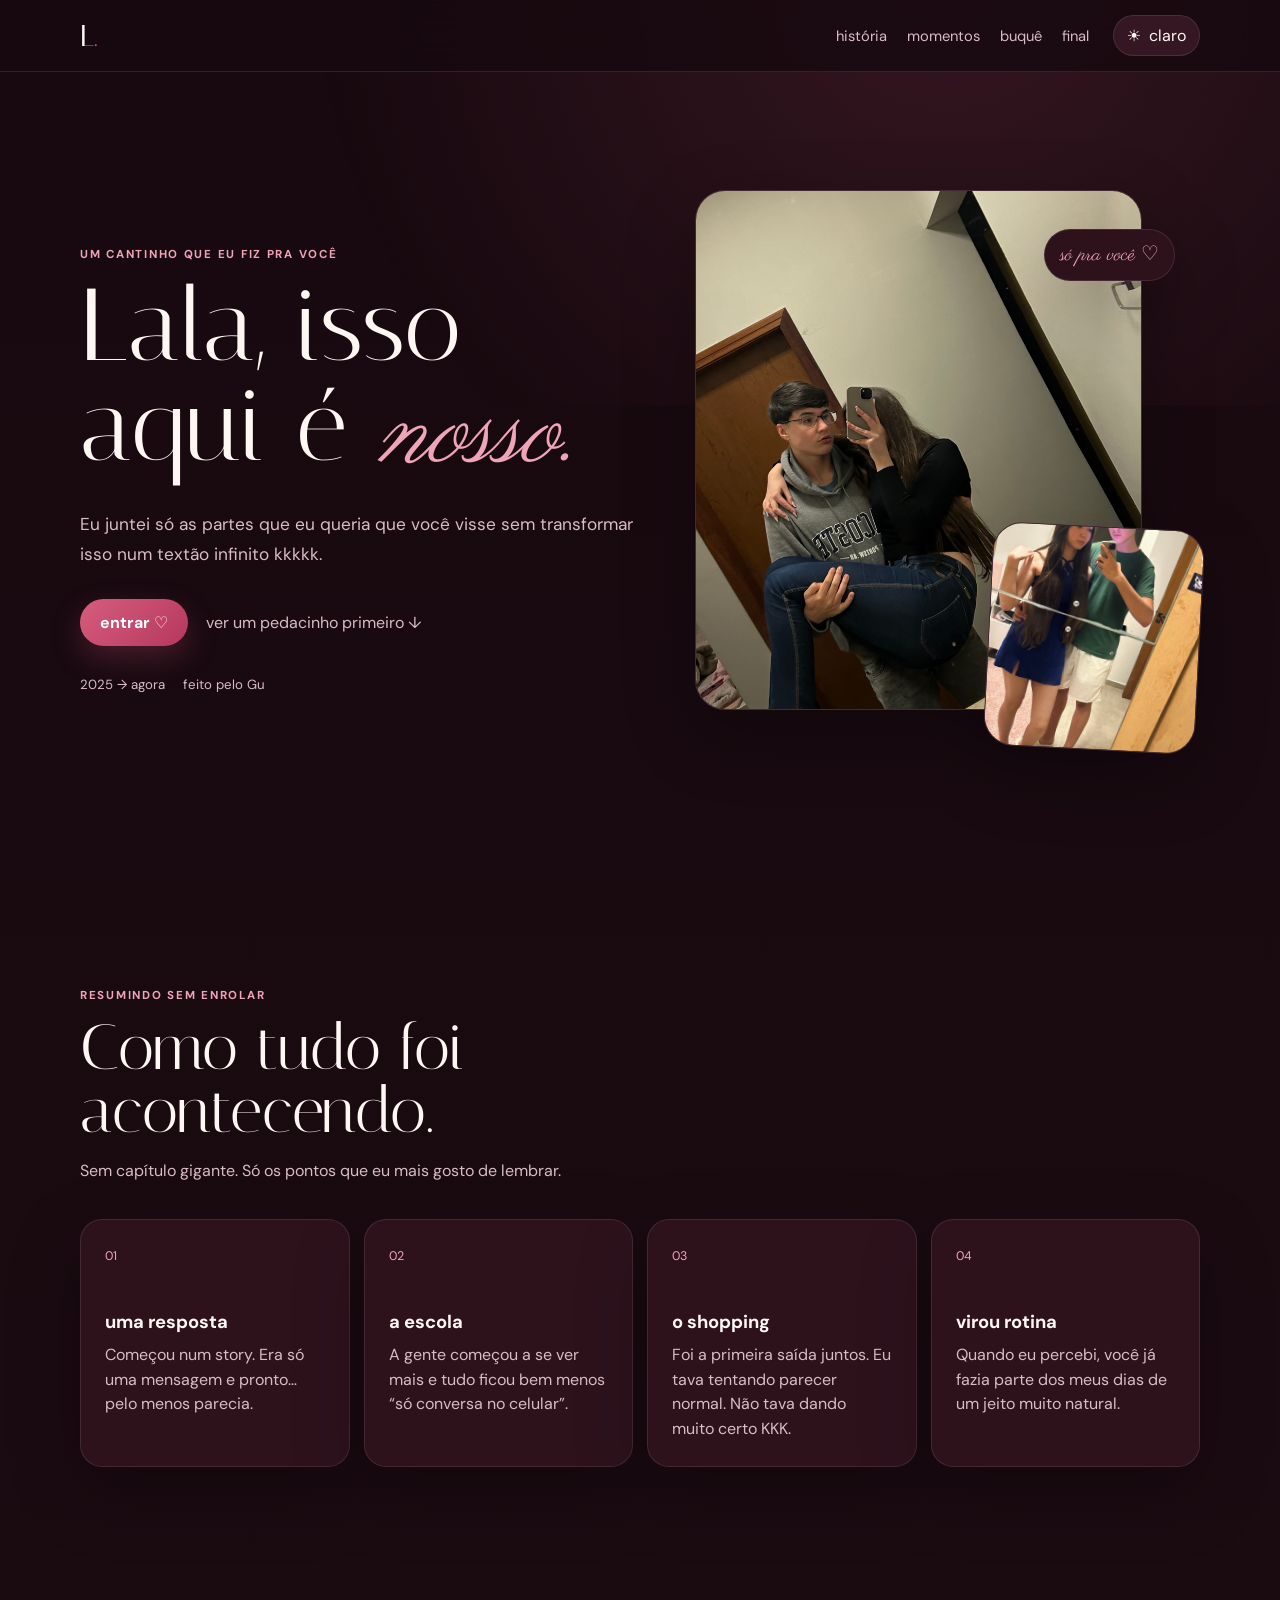
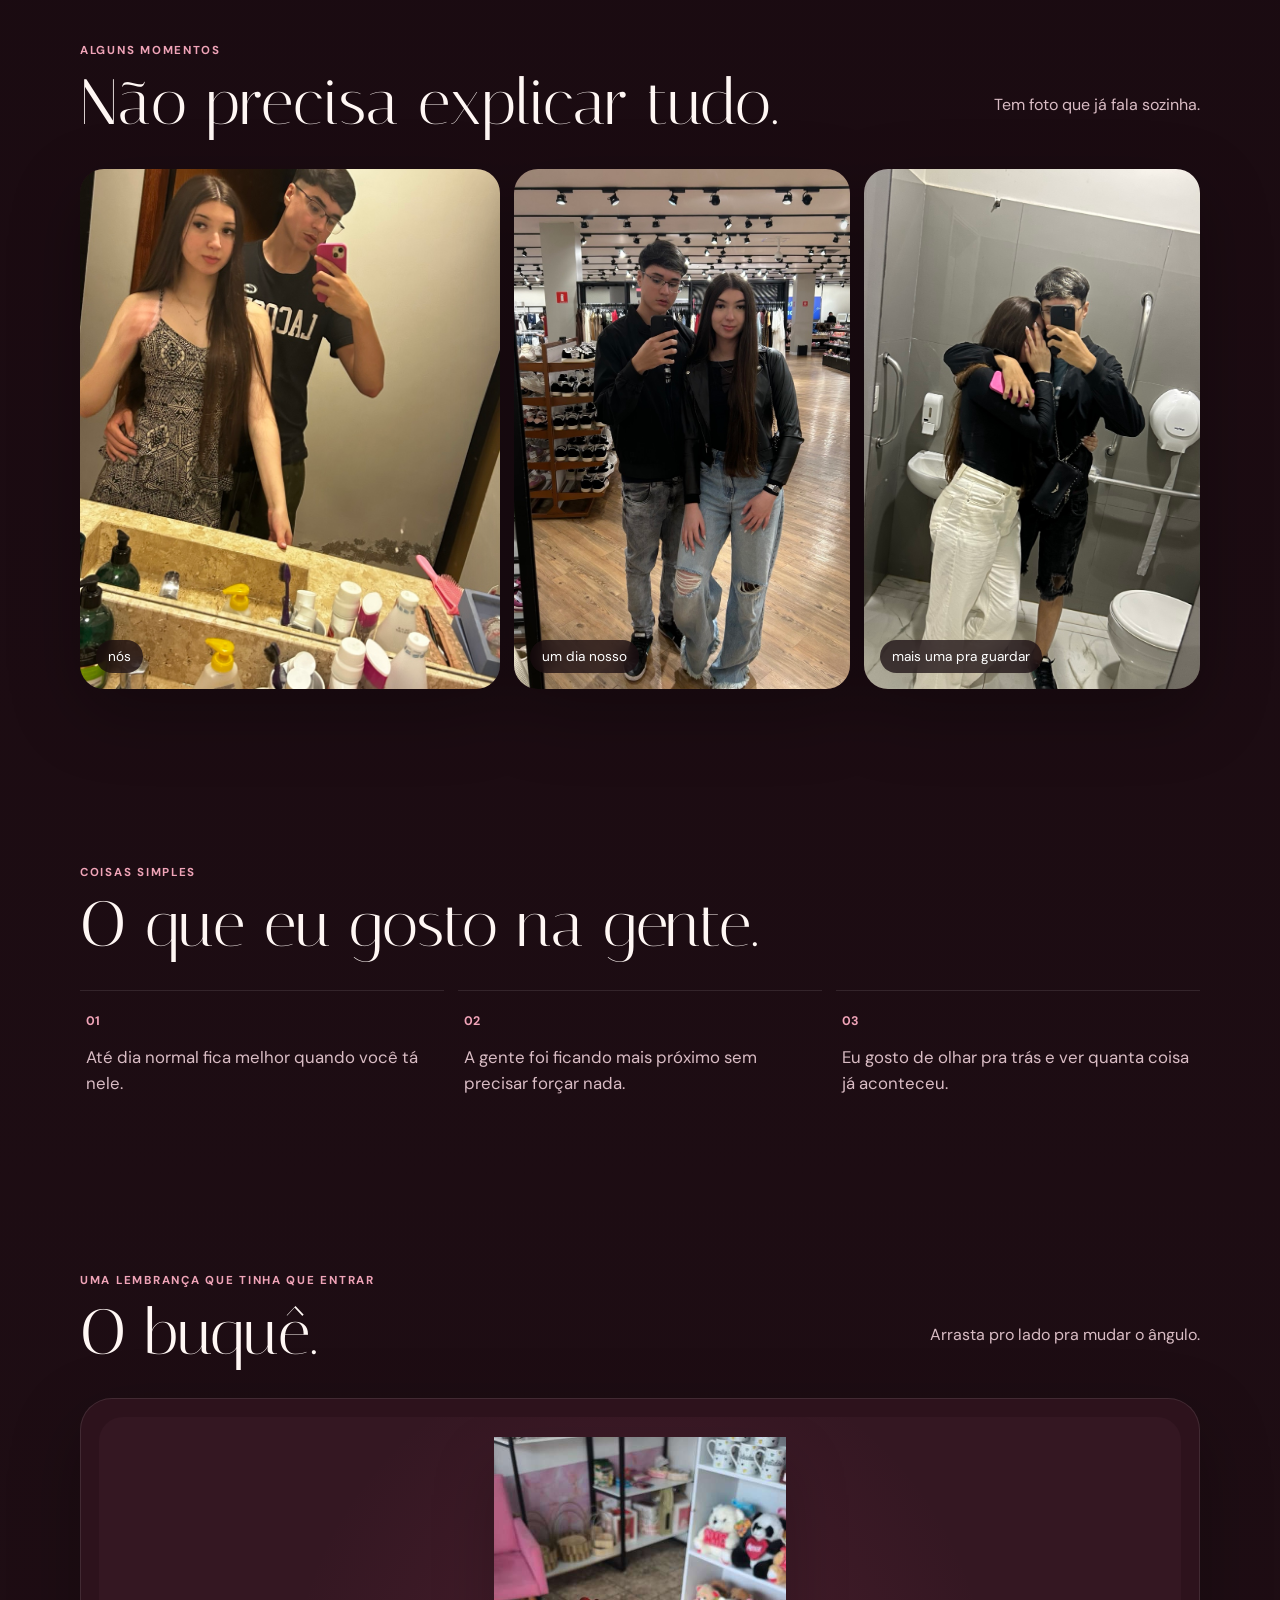
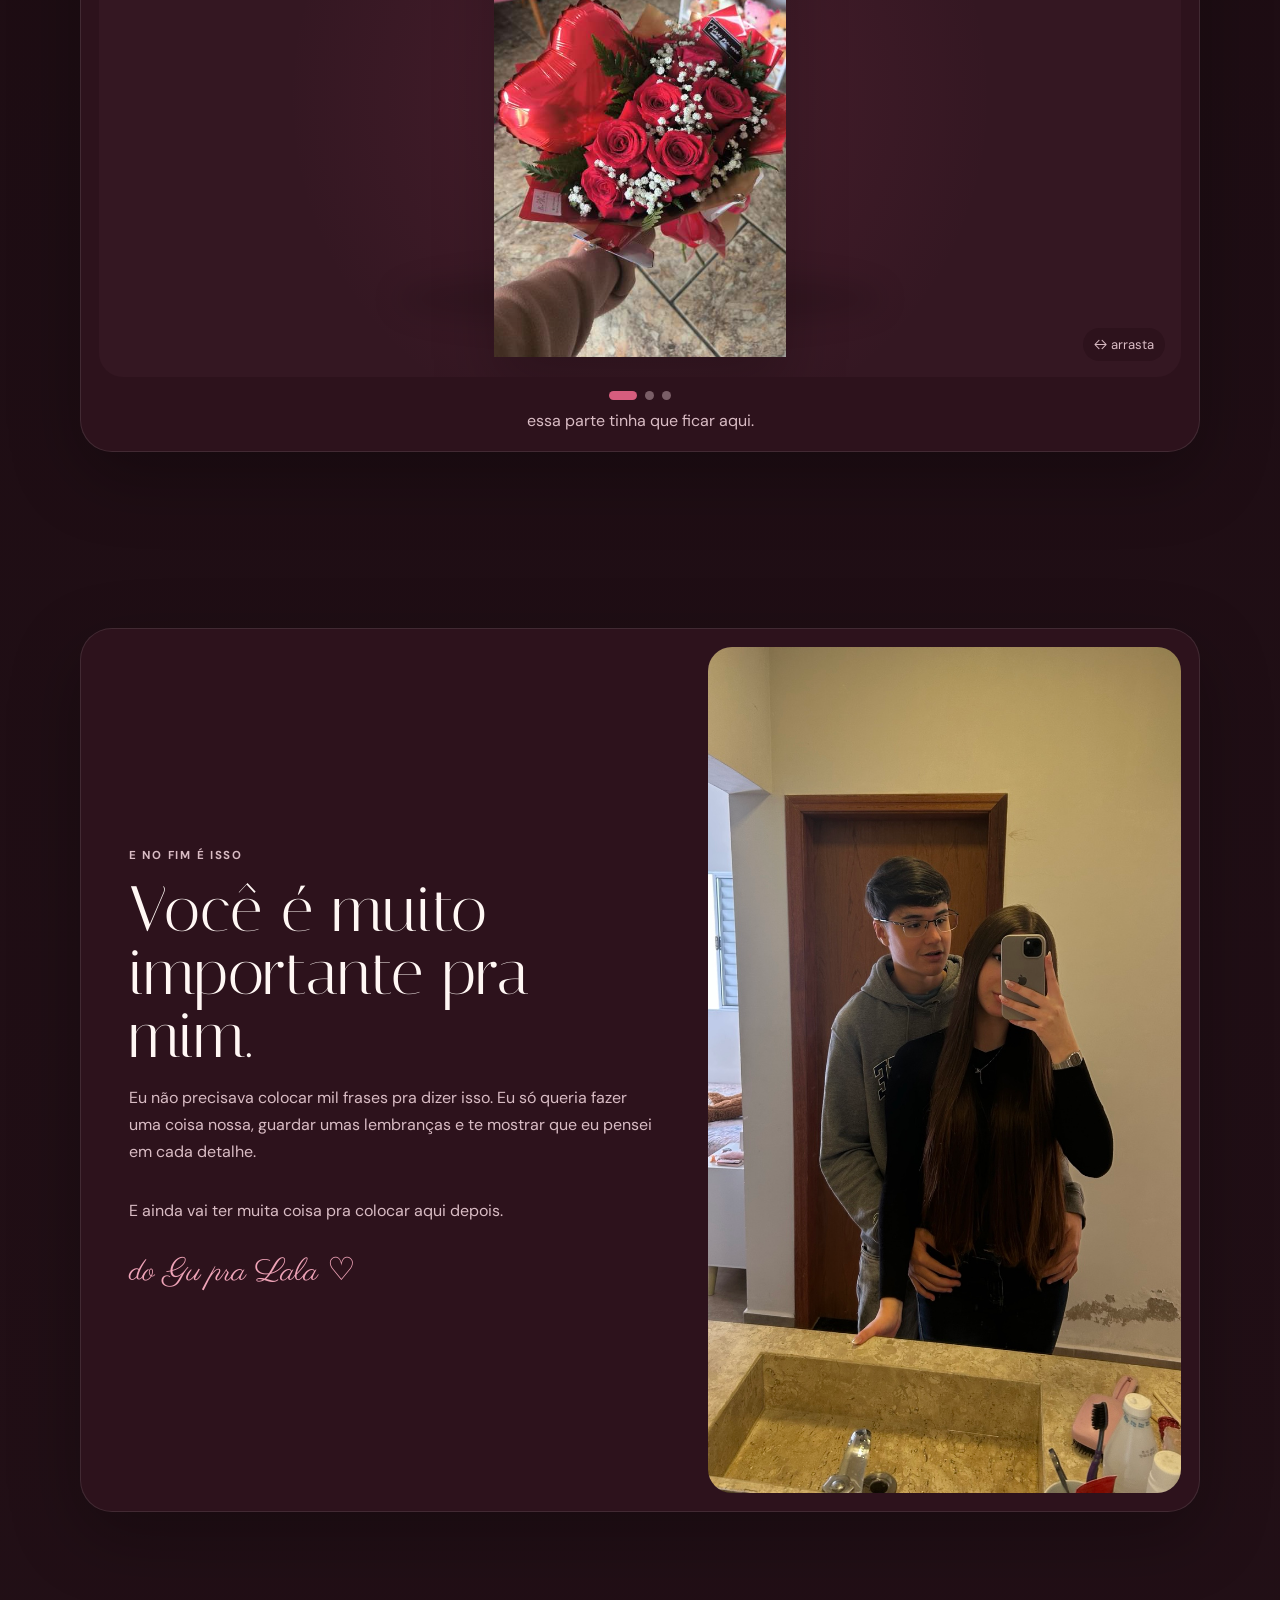
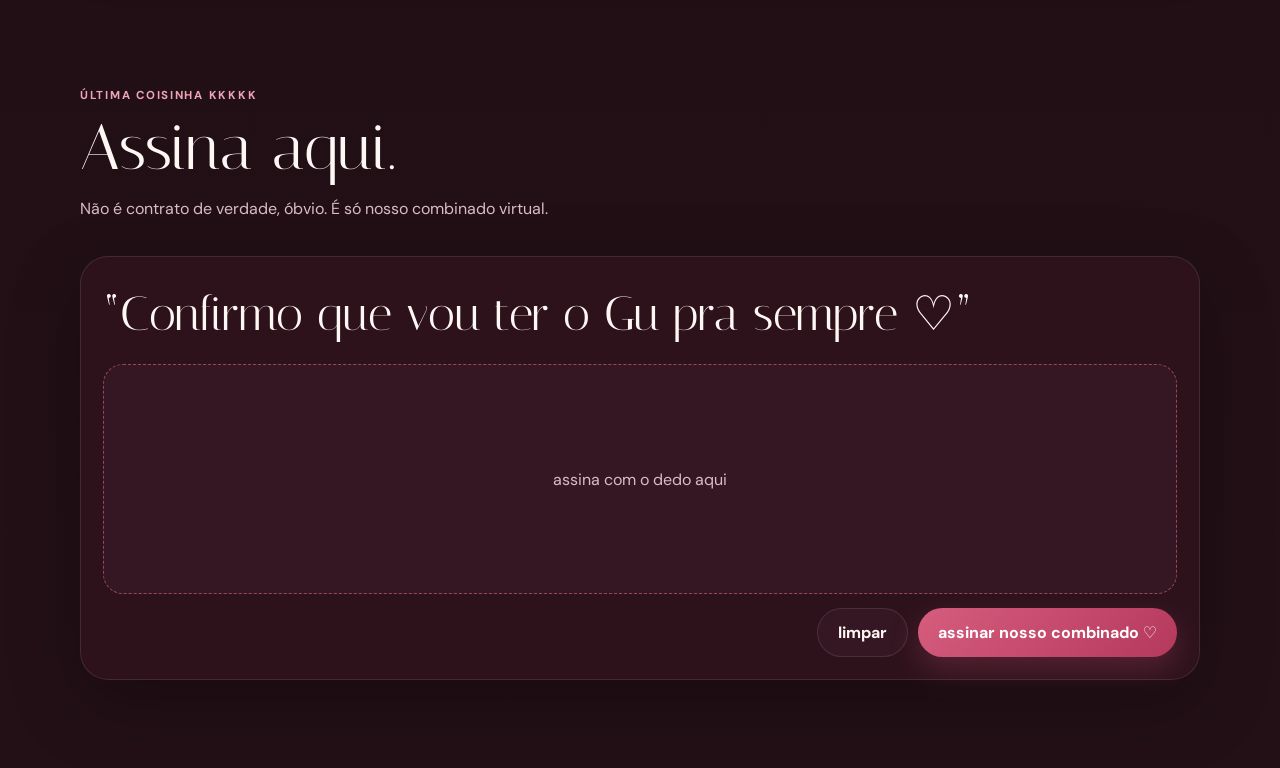
<file: index.html>
<!doctype html>
<html lang="pt-BR">
<head>
  <meta charset="utf-8" />
  <meta name="viewport" content="width=device-width, initial-scale=1, viewport-fit=cover" />
  <meta name="theme-color" content="#6f1f39" />
  <meta name="description" content="Um cantinho feito para a Lavínia." />
  <title>Lavínia — nosso cantinho</title>
  <link rel="preconnect" href="https://fonts.googleapis.com">
  <link rel="preconnect" href="https://fonts.gstatic.com" crossorigin>
  <link href="https://fonts.googleapis.com/css2?family=DM+Sans:wght@400;500;600;700&family=Italiana&family=Parisienne&display=swap" rel="stylesheet">
  <link rel="stylesheet" href="style.css" />
</head>
<body>
  <div class="page-glow" aria-hidden="true"></div>

  <header class="site-header">
    <a class="brand" href="#inicio">L<span>.</span></a>
    <nav class="nav-links" aria-label="Navegação principal">
      <a href="#historia">história</a>
      <a href="#momentos">momentos</a>
      <a href="#buque">buquê</a>
      <a href="#final">final</a>
    </nav>
    <button class="theme-toggle" id="themeToggle" type="button" aria-label="Alternar tema">
      <span class="theme-icon">☀</span><span class="theme-text">claro</span>
    </button>
  </header>

  <main id="inicio">
    <section class="hero section-shell">
      <div class="hero-copy">
        <p class="kicker">um cantinho que eu fiz pra você</p>
        <h1>Lala, isso aqui é <em>nosso.</em></h1>
        <p class="hero-lead">Eu juntei só as partes que eu queria que você visse sem transformar isso num textão infinito kkkkk.</p>
        <div class="hero-actions">
          <button class="primary-btn" id="openGate" type="button">entrar ♡</button>
          <a class="text-link" href="#historia">ver um pedacinho primeiro ↓</a>
        </div>
        <div class="hero-meta">
          <span>2025 → agora</span><span>feito pelo Gu</span>
        </div>
      </div>
      <div class="hero-visual" aria-label="Foto do casal">
        <div class="hero-photo hero-photo-main"><img src="04-colo.jpeg" alt="Lavínia e Gustavo juntos"></div>
        <div class="hero-photo hero-photo-small"><img src="02-azul.jpeg" alt="Lavínia e Gustavo juntos"></div>
        <div class="hero-note">só pra você ♡</div>
      </div>
    </section>

    <section class="story-section section-shell" id="historia">
      <div class="section-heading">
        <p class="kicker">resumindo sem enrolar</p>
        <h2>Como tudo foi acontecendo.</h2>
        <p>Sem capítulo gigante. Só os pontos que eu mais gosto de lembrar.</p>
      </div>

      <div class="timeline-grid">
        <article class="timeline-card"><span>01</span><h3>uma resposta</h3><p>Começou num story. Era só uma mensagem e pronto… pelo menos parecia.</p></article>
        <article class="timeline-card"><span>02</span><h3>a escola</h3><p>A gente começou a se ver mais e tudo ficou bem menos “só conversa no celular”.</p></article>
        <article class="timeline-card"><span>03</span><h3>o shopping</h3><p>Foi a primeira saída juntos. Eu tava tentando parecer normal. Não tava dando muito certo KKK.</p></article>
        <article class="timeline-card"><span>04</span><h3>virou rotina</h3><p>Quando eu percebi, você já fazia parte dos meus dias de um jeito muito natural.</p></article>
      </div>
    </section>

    <section class="moments-section section-shell" id="momentos">
      <div class="section-heading split-heading">
        <div><p class="kicker">alguns momentos</p><h2>Não precisa explicar tudo.</h2></div>
        <p>Tem foto que já fala sozinha.</p>
      </div>
      <div class="photo-grid">
        <button class="photo-card tall" data-full="01-fullsize.jpeg" type="button"><img src="01-fullsize.jpeg" alt="Foto do casal"><span>nós</span></button>
        <button class="photo-card" data-full="06-shopping.jpeg" type="button"><img src="06-shopping.jpeg" alt="Foto do casal"><span>um dia nosso</span></button>
        <button class="photo-card" data-full="08-abraco.jpeg" type="button"><img src="08-abraco.jpeg" alt="Foto do casal"><span>mais uma pra guardar</span></button>
      </div>
    </section>

    <section class="simple-points section-shell">
      <div class="section-heading"><p class="kicker">coisas simples</p><h2>O que eu gosto na gente.</h2></div>
      <div class="bullet-grid">
        <div><b>01</b><p>Até dia normal fica melhor quando você tá nele.</p></div>
        <div><b>02</b><p>A gente foi ficando mais próximo sem precisar forçar nada.</p></div>
        <div><b>03</b><p>Eu gosto de olhar pra trás e ver quanta coisa já aconteceu.</p></div>
      </div>
    </section>

    <section class="bouquet-section section-shell" id="buque">
      <div class="section-heading split-heading">
        <div><p class="kicker">uma lembrança que tinha que entrar</p><h2>O buquê.</h2></div>
        <p>Arrasta pro lado pra mudar o ângulo.</p>
      </div>

      <div class="bouquet-viewer" id="bouquetViewer">
        <div class="bouquet-stage" id="bouquetStage">
          <img id="bouquetImage" alt="Buquê que Gustavo deu para Lavínia" />
          <div class="bouquet-shadow" aria-hidden="true"></div>
          <span class="drag-hint">↔ arrasta</span>
        </div>
        <div class="bouquet-dots" id="bouquetDots" aria-label="Ângulos do buquê">
          <button class="is-active" data-index="0" type="button" aria-label="Ângulo 1"></button>
          <button data-index="1" type="button" aria-label="Ângulo 2"></button>
          <button data-index="2" type="button" aria-label="Ângulo 3"></button>
        </div>
        <p class="bouquet-caption" id="bouquetCaption">essa parte tinha que ficar aqui.</p>
      </div>
    </section>

    <section class="final-section section-shell" id="final">
      <div class="final-card">
        <div class="final-copy">
          <p class="kicker">e no fim é isso</p>
          <h2>Você é muito importante pra mim.</h2>
          <p>Eu não precisava colocar mil frases pra dizer isso. Eu só queria fazer uma coisa nossa, guardar umas lembranças e te mostrar que eu pensei em cada detalhe.</p>
          <p>E ainda vai ter muita coisa pra colocar aqui depois.</p>
          <span class="signature-script">do Gu pra Lala ♡</span>
        </div>
        <div class="final-photo"><img src="05-espelho-repetida.jpeg" alt="Lavínia e Gustavo juntos"></div>
      </div>
    </section>

    <section class="sign-section section-shell" id="assinar">
      <div class="section-heading"><p class="kicker">última coisinha kkkkk</p><h2>Assina aqui.</h2><p>Não é contrato de verdade, óbvio. É só nosso combinado virtual.</p></div>
      <div class="sign-card">
        <p class="sign-promise">“Confirmo que vou ter o Gu pra sempre ♡”</p>
        <div class="canvas-wrap"><canvas id="signatureCanvas" aria-label="Área para assinatura"></canvas><span id="signatureHint">assina com o dedo aqui</span></div>
        <div class="sign-actions">
          <button class="secondary-btn" id="clearSignature" type="button">limpar</button>
          <button class="primary-btn" id="confirmSignature" type="button">assinar nosso combinado ♡</button>
        </div>
        <div class="signed-message is-hidden" id="signedMessage"><span>assinado ♡</span><b>agora ficou registrado nesse site kkkkk</b></div>
      </div>
    </section>
  </main>

  <div class="gate-modal is-hidden" id="gateModal" role="dialog" aria-modal="true" aria-labelledby="gateTitle">
    <div class="gate-backdrop" id="gateBackdrop"></div>
    <div class="gate-card">
      <button class="gate-close" id="gateClose" type="button" aria-label="Fechar">×</button>
      <p class="kicker">antes de entrar</p>
      <h2 id="gateTitle">Só você deve saber essa.</h2>
      <p>Digita a senha que tem um pouco de você e um pouco de mim.</p>
      <div class="gate-input-row"><input id="passwordInput" type="text" autocomplete="off" autocapitalize="none" placeholder="senha"><button id="submitPassword" class="primary-btn" type="button">entrar</button></div>
      <p class="gate-feedback" id="passwordFeedback" aria-live="polite"></p>
      <button class="hint-link" id="hintButton" type="button">me dá uma dica</button>
      <p class="hint-text" id="hintText"></p>
    </div>
  </div>

  <div class="lightbox is-hidden" id="lightbox" role="dialog" aria-modal="true" aria-label="Foto ampliada"><button id="lightboxClose" class="lightbox-close" type="button">×</button><img id="lightboxImage" alt="Foto ampliada"></div>
  <div class="heart-layer" id="heartLayer" aria-hidden="true"></div>
  <script src="script.js"></script>
</body>
</html>
</file>
<file: style.css>
:root{
  --bg:#17090f;--bg-2:#231017;--panel:#2d121c;--panel-soft:#341722;--text:#fff7f4;--muted:#d9bcc4;--accent:#d65d7e;--accent-2:#f0a4b8;--line:rgba(255,255,255,.10);--shadow:0 24px 70px rgba(0,0,0,.28);--radius:28px;--max:1120px;
}
body[data-theme="light"]{
  --bg:#fff7fa;--bg-2:#ffeef4;--panel:#fff;--panel-soft:#fff4f7;--text:#4a1f2e;--muted:#8a6672;--accent:#d84f78;--accent-2:#f49ab4;--line:rgba(113,39,64,.12);--shadow:0 24px 70px rgba(103,34,58,.10);
}
*{box-sizing:border-box}html{scroll-behavior:smooth}body{margin:0;font-family:'DM Sans',system-ui,sans-serif;background:linear-gradient(180deg,var(--bg),var(--bg-2));color:var(--text);min-height:100vh;transition:background .35s ease,color .35s ease}.is-hidden{display:none!important}button,a,input{font:inherit}button{cursor:pointer}.page-glow{position:fixed;inset:-25% -10% auto;height:70vh;background:radial-gradient(circle at 70% 30%,rgba(214,93,126,.16),transparent 55%);pointer-events:none;z-index:-1}.site-header{position:sticky;top:0;z-index:30;height:72px;display:flex;align-items:center;gap:24px;padding:0 max(18px,calc((100vw - var(--max))/2));background:color-mix(in srgb,var(--bg) 82%,transparent);backdrop-filter:blur(18px);border-bottom:1px solid var(--line)}.brand{font-family:'Italiana',serif;font-size:30px;color:var(--text);text-decoration:none}.brand span{color:var(--accent)}.nav-links{display:flex;gap:20px;margin-left:auto}.nav-links a{color:var(--muted);text-decoration:none;font-size:.92rem}.nav-links a:hover{color:var(--text)}.theme-toggle{border:1px solid var(--line);background:var(--panel-soft);color:var(--text);border-radius:999px;padding:9px 13px;display:flex;gap:8px;align-items:center}.section-shell{width:min(calc(100% - 36px),var(--max));margin:0 auto;padding:88px 0}.hero{min-height:calc(100vh - 72px);display:grid;grid-template-columns:1.05fr .95fr;gap:56px;align-items:center;padding-top:56px}.kicker{text-transform:uppercase;letter-spacing:.15em;font-size:.72rem;font-weight:700;color:var(--accent-2);margin:0 0 14px}.hero h1,.section-heading h2,.final-copy h2,.gate-card h2{font-family:'Italiana',serif;font-weight:400;line-height:.98;margin:0}.hero h1{font-size:clamp(3.8rem,8vw,7.6rem);max-width:760px}.hero h1 em{font-family:'Parisienne',cursive;color:var(--accent-2);font-weight:400}.hero-lead{font-size:1.08rem;line-height:1.7;color:var(--muted);max-width:620px;margin:24px 0 0}.hero-actions{display:flex;align-items:center;gap:18px;margin-top:30px}.primary-btn,.secondary-btn{border:0;border-radius:999px;padding:13px 20px;font-weight:700}.primary-btn{background:linear-gradient(135deg,var(--accent),#b5385d);color:#fff;box-shadow:0 12px 30px rgba(213,82,121,.25)}.secondary-btn{background:var(--panel-soft);color:var(--text);border:1px solid var(--line)}.text-link{color:var(--muted);text-decoration:none}.hero-meta{display:flex;gap:18px;margin-top:30px;color:var(--muted);font-size:.83rem}.hero-visual{position:relative;min-height:560px}.hero-photo{position:absolute;overflow:hidden;border-radius:30px;border:1px solid var(--line);box-shadow:var(--shadow);background:var(--panel)}.hero-photo img{width:100%;height:100%;object-fit:cover;display:block}.hero-photo-main{inset:0 58px 40px 0}.hero-photo-small{width:42%;height:40%;right:0;bottom:0;transform:rotate(3deg)}.hero-note{position:absolute;right:5%;top:7%;background:var(--panel);border:1px solid var(--line);padding:11px 15px;border-radius:999px;box-shadow:var(--shadow);font-family:'Parisienne',cursive;font-size:1.25rem;color:var(--accent-2)}.section-heading{max-width:740px;margin-bottom:34px}.section-heading h2,.final-copy h2,.gate-card h2{font-size:clamp(2.5rem,5vw,4.7rem)}.section-heading>p:last-child,.split-heading>p{color:var(--muted);line-height:1.65}.split-heading{display:flex;align-items:end;justify-content:space-between;max-width:none;gap:30px}.timeline-grid{display:grid;grid-template-columns:repeat(4,1fr);gap:14px}.timeline-card{background:var(--panel);border:1px solid var(--line);border-radius:22px;padding:24px;min-height:220px;box-shadow:var(--shadow)}.timeline-card span,.bullet-grid b{color:var(--accent-2);font-size:.78rem}.timeline-card h3{font-size:1.15rem;margin:45px 0 9px}.timeline-card p,.bullet-grid p{color:var(--muted);line-height:1.55;margin:0}.photo-grid{display:grid;grid-template-columns:1.25fr 1fr 1fr;gap:14px}.photo-card{position:relative;border:0;padding:0;border-radius:24px;overflow:hidden;min-height:390px;background:var(--panel);box-shadow:var(--shadow)}.photo-card img{width:100%;height:100%;object-fit:cover;position:absolute;inset:0;transition:transform .4s ease}.photo-card:hover img{transform:scale(1.025)}.photo-card span{position:absolute;left:16px;bottom:16px;background:rgba(20,8,13,.72);color:white;padding:8px 12px;border-radius:999px;font-size:.85rem;backdrop-filter:blur(10px)}.photo-card.tall{min-height:520px}.bullet-grid{display:grid;grid-template-columns:repeat(3,1fr);gap:14px}.bullet-grid>div{border-top:1px solid var(--line);padding:18px 6px 0}.bullet-grid p{margin-top:14px;font-size:1.05rem}.bouquet-viewer{background:var(--panel);border:1px solid var(--line);border-radius:32px;padding:18px;box-shadow:var(--shadow)}.bouquet-stage{min-height:560px;border-radius:24px;background:radial-gradient(circle at center,rgba(216,79,120,.13),transparent 58%),var(--panel-soft);display:grid;place-items:center;position:relative;overflow:hidden;touch-action:pan-y}.bouquet-stage img{max-width:88%;max-height:520px;object-fit:contain;filter:drop-shadow(0 30px 30px rgba(0,0,0,.22));transition:opacity .18s ease,transform .28s ease}.bouquet-stage.is-changing img{opacity:.22;transform:scale(.96) rotateY(10deg)}.bouquet-shadow{position:absolute;width:45%;height:10%;bottom:9%;border-radius:50%;background:rgba(0,0,0,.14);filter:blur(14px)}.drag-hint{position:absolute;bottom:16px;right:16px;color:var(--muted);font-size:.82rem;background:var(--panel);padding:8px 11px;border-radius:999px}.bouquet-dots{display:flex;justify-content:center;gap:8px;margin:14px 0 4px}.bouquet-dots button{width:9px;height:9px;border:0;border-radius:50%;padding:0;background:color-mix(in srgb,var(--muted) 45%,transparent)}.bouquet-dots button.is-active{width:28px;border-radius:999px;background:var(--accent)}.bouquet-caption{text-align:center;color:var(--muted);margin:10px 0 2px}.final-card{display:grid;grid-template-columns:1fr .8fr;gap:18px;background:var(--panel);border:1px solid var(--line);border-radius:32px;padding:18px;box-shadow:var(--shadow)}.final-copy{padding:34px 30px;display:flex;flex-direction:column;justify-content:center}.final-copy p{color:var(--muted);line-height:1.7}.signature-script{font-family:'Parisienne',cursive;color:var(--accent-2);font-size:2rem;margin-top:10px}.final-photo{border-radius:24px;overflow:hidden;min-height:460px}.final-photo img{width:100%;height:100%;object-fit:cover}.sign-card{background:var(--panel);border:1px solid var(--line);border-radius:28px;padding:22px;box-shadow:var(--shadow)}.sign-promise{font-family:'Italiana',serif;font-size:clamp(1.7rem,4vw,3rem);margin:6px 0 22px}.canvas-wrap{position:relative;height:230px;border:1px dashed color-mix(in srgb,var(--accent) 55%,var(--line));border-radius:20px;background:var(--panel-soft);overflow:hidden}.canvas-wrap canvas{width:100%;height:100%;display:block;touch-action:none}.canvas-wrap span{position:absolute;left:50%;top:50%;transform:translate(-50%,-50%);color:var(--muted);pointer-events:none}.sign-actions{display:flex;justify-content:flex-end;gap:10px;margin-top:14px}.signed-message{margin-top:18px;border-radius:18px;background:color-mix(in srgb,var(--accent) 12%,var(--panel));padding:16px;display:flex;gap:10px;align-items:center}.signed-message span{color:var(--accent-2)}.gate-modal{position:fixed;inset:0;z-index:60;display:grid;place-items:center;padding:20px}.gate-backdrop{position:absolute;inset:0;background:rgba(9,3,6,.72);backdrop-filter:blur(10px)}.gate-card{position:relative;width:min(100%,520px);background:var(--panel);border:1px solid var(--line);border-radius:28px;padding:28px;box-shadow:var(--shadow)}.gate-card>p{color:var(--muted);line-height:1.6}.gate-close{position:absolute;right:14px;top:12px;border:0;background:transparent;color:var(--muted);font-size:28px}.gate-input-row{display:grid;grid-template-columns:1fr auto;gap:10px;margin-top:20px}.gate-input-row input{min-width:0;border:1px solid var(--line);background:var(--panel-soft);color:var(--text);border-radius:999px;padding:13px 16px;outline:none}.gate-input-row input:focus{border-color:var(--accent)}.gate-feedback,.hint-text{min-height:22px;color:var(--accent-2);font-size:.9rem}.hint-link{border:0;background:transparent;color:var(--muted);padding:0;text-decoration:underline}.lightbox{position:fixed;inset:0;z-index:70;background:rgba(5,2,3,.92);display:grid;place-items:center;padding:24px}.lightbox img{max-width:min(92vw,1100px);max-height:86vh;border-radius:22px}.lightbox-close{position:absolute;top:18px;right:22px;border:0;background:transparent;color:#fff;font-size:36px}.heart-layer{position:fixed;inset:0;pointer-events:none;z-index:90}.heart-pop{position:absolute;font-size:18px;animation:heartUp 1.4s ease forwards}@keyframes heartUp{to{transform:translate(var(--x),-120px) rotate(var(--r));opacity:0}}@media(max-width:900px){.nav-links{display:none}.hero{grid-template-columns:1fr;min-height:auto;padding-top:54px}.hero-visual{min-height:460px}.timeline-grid{grid-template-columns:1fr 1fr}.photo-grid{grid-template-columns:1fr 1fr}.photo-card:first-child{grid-row:span 2}.bullet-grid{grid-template-columns:1fr}.final-card{grid-template-columns:1fr}.final-photo{min-height:360px}.split-heading{align-items:start;flex-direction:column}.bouquet-stage{min-height:470px}}@media(max-width:620px){.site-header{height:64px;padding:0 16px}.section-shell{width:min(calc(100% - 28px),var(--max));padding:62px 0}.hero h1{font-size:clamp(3.4rem,18vw,5.5rem)}.hero-actions{align-items:flex-start;flex-direction:column}.hero-visual{min-height:390px}.hero-photo-main{inset:0 32px 28px 0}.hero-photo-small{width:44%;height:36%}.timeline-grid{grid-template-columns:1fr}.timeline-card{min-height:auto}.timeline-card h3{margin-top:28px}.photo-grid{grid-template-columns:1fr}.photo-card,.photo-card.tall{min-height:420px}.photo-card:first-child{grid-row:auto}.bouquet-stage{min-height:400px}.bouquet-stage img{max-width:95%;max-height:365px}.final-copy{padding:22px 12px}.final-photo{min-height:420px}.gate-input-row{grid-template-columns:1fr}.gate-input-row .primary-btn{width:100%}.sign-actions{flex-direction:column}.sign-actions button{width:100%}}
</file>
